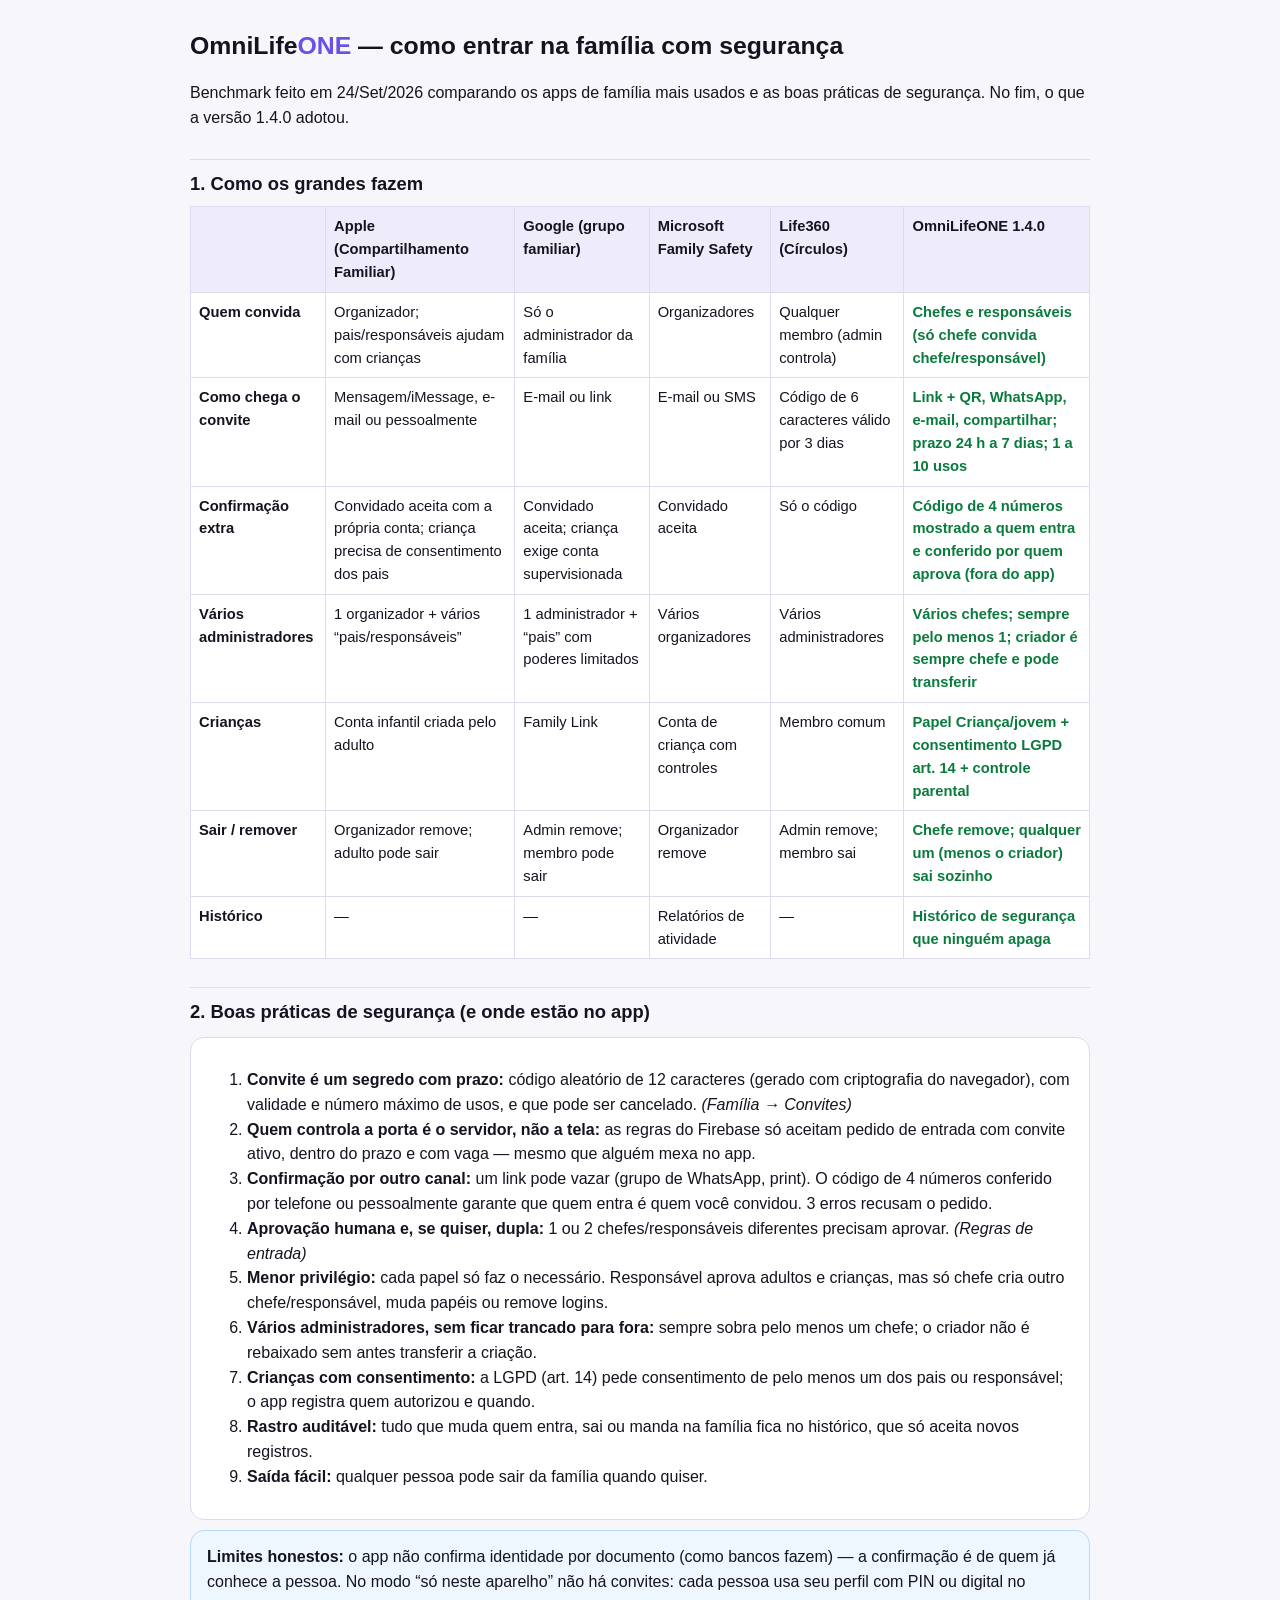
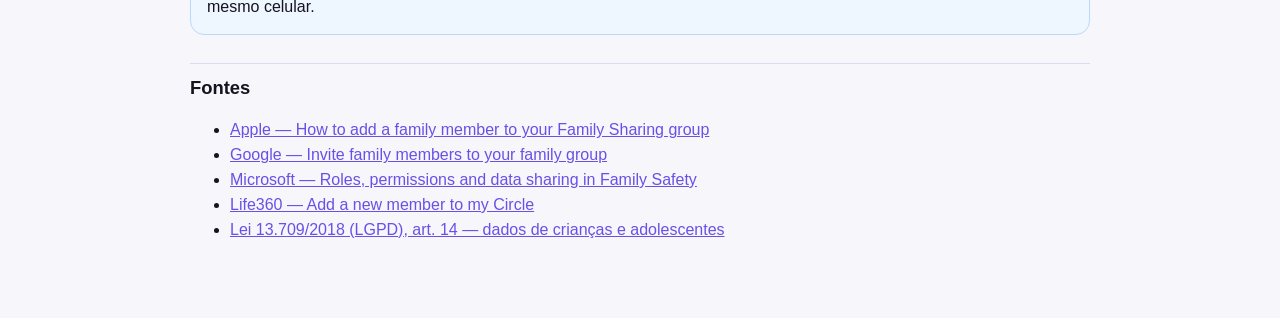
<file: BENCHMARK-ONBOARDING-OmniLifeONE.html>
<!DOCTYPE html>
<html lang="pt-BR"><head><meta charset="utf-8"><meta name="viewport" content="width=device-width,initial-scale=1">
<title>OmniLifeONE — Benchmark de entrada na família</title>
<style>
body{font-family:-apple-system,Segoe UI,Roboto,Arial,sans-serif;background:#f6f6fb;color:#15131f;margin:0;line-height:1.55}
.w{max-width:900px;margin:0 auto;padding:22px 16px 60px}
h1{font-size:1.55rem;margin:.2em 0}h1 b{color:#6a50e6}
h2{font-size:1.15rem;margin:28px 0 8px;padding-top:10px;border-top:1px solid #dedbee}
.card{background:#fff;border:1px solid #dedbee;border-radius:14px;padding:14px 16px;margin:10px 0}
.tip{background:#eef6ff;border-color:#b9d8ff}
.tw{overflow-x:auto}table{border-collapse:collapse;width:100%;min-width:640px;background:#fff;font-size:.92rem}
th,td{border:1px solid #dedbee;padding:8px;text-align:left;vertical-align:top}th{background:#eeebfa}
td.y{color:#0a7a3d;font-weight:600}a{color:#6a50e6}
</style></head><body><div class="w">
<h1>OmniLife<b>ONE</b> — como entrar na família com segurança</h1>
<p>Benchmark feito em 24/Set/2026 comparando os apps de família mais usados e as boas práticas de segurança. No fim, o que a versão 1.4.0 adotou.</p>

<h2>1. Como os grandes fazem</h2>
<div class="tw"><table>
<tr><th></th><th>Apple (Compartilhamento Familiar)</th><th>Google (grupo familiar)</th><th>Microsoft Family Safety</th><th>Life360 (Círculos)</th><th>OmniLifeONE 1.4.0</th></tr>
<tr><td><b>Quem convida</b></td><td>Organizador; pais/responsáveis ajudam com crianças</td><td>Só o administrador da família</td><td>Organizadores</td><td>Qualquer membro (admin controla)</td><td class="y">Chefes e responsáveis (só chefe convida chefe/responsável)</td></tr>
<tr><td><b>Como chega o convite</b></td><td>Mensagem/iMessage, e-mail ou pessoalmente</td><td>E-mail ou link</td><td>E-mail ou SMS</td><td>Código de 6 caracteres válido por 3 dias</td><td class="y">Link + QR, WhatsApp, e-mail, compartilhar; prazo 24 h a 7 dias; 1 a 10 usos</td></tr>
<tr><td><b>Confirmação extra</b></td><td>Convidado aceita com a própria conta; criança precisa de consentimento dos pais</td><td>Convidado aceita; criança exige conta supervisionada</td><td>Convidado aceita</td><td>Só o código</td><td class="y">Código de 4 números mostrado a quem entra e conferido por quem aprova (fora do app)</td></tr>
<tr><td><b>Vários administradores</b></td><td>1 organizador + vários “pais/responsáveis”</td><td>1 administrador + “pais” com poderes limitados</td><td>Vários organizadores</td><td>Vários administradores</td><td class="y">Vários chefes; sempre pelo menos 1; criador é sempre chefe e pode transferir</td></tr>
<tr><td><b>Crianças</b></td><td>Conta infantil criada pelo adulto</td><td>Family Link</td><td>Conta de criança com controles</td><td>Membro comum</td><td class="y">Papel Criança/jovem + consentimento LGPD art. 14 + controle parental</td></tr>
<tr><td><b>Sair / remover</b></td><td>Organizador remove; adulto pode sair</td><td>Admin remove; membro pode sair</td><td>Organizador remove</td><td>Admin remove; membro sai</td><td class="y">Chefe remove; qualquer um (menos o criador) sai sozinho</td></tr>
<tr><td><b>Histórico</b></td><td>—</td><td>—</td><td>Relatórios de atividade</td><td>—</td><td class="y">Histórico de segurança que ninguém apaga</td></tr>
</table></div>

<h2>2. Boas práticas de segurança (e onde estão no app)</h2>
<div class="card"><ol>
<li><b>Convite é um segredo com prazo:</b> código aleatório de 12 caracteres (gerado com criptografia do navegador), com validade e número máximo de usos, e que pode ser cancelado. <i>(Família → Convites)</i></li>
<li><b>Quem controla a porta é o servidor, não a tela:</b> as regras do Firebase só aceitam pedido de entrada com convite ativo, dentro do prazo e com vaga — mesmo que alguém mexa no app.</li>
<li><b>Confirmação por outro canal:</b> um link pode vazar (grupo de WhatsApp, print). O código de 4 números conferido por telefone ou pessoalmente garante que quem entra é quem você convidou. 3 erros recusam o pedido.</li>
<li><b>Aprovação humana e, se quiser, dupla:</b> 1 ou 2 chefes/responsáveis diferentes precisam aprovar. <i>(Regras de entrada)</i></li>
<li><b>Menor privilégio:</b> cada papel só faz o necessário. Responsável aprova adultos e crianças, mas só chefe cria outro chefe/responsável, muda papéis ou remove logins.</li>
<li><b>Vários administradores, sem ficar trancado para fora:</b> sempre sobra pelo menos um chefe; o criador não é rebaixado sem antes transferir a criação.</li>
<li><b>Crianças com consentimento:</b> a LGPD (art. 14) pede consentimento de pelo menos um dos pais ou responsável; o app registra quem autorizou e quando.</li>
<li><b>Rastro auditável:</b> tudo que muda quem entra, sai ou manda na família fica no histórico, que só aceita novos registros.</li>
<li><b>Saída fácil:</b> qualquer pessoa pode sair da família quando quiser.</li>
</ol></div>

<div class="card tip"><b>Limites honestos:</b> o app não confirma identidade por documento (como bancos fazem) — a confirmação é de quem já conhece a pessoa. No modo “só neste aparelho” não há convites: cada pessoa usa seu perfil com PIN ou digital no mesmo celular.</div>

<h2>Fontes</h2>
<ul>
<li><a href="https://support.apple.com/en-us/105062">Apple — How to add a family member to your Family Sharing group</a></li>
<li><a href="https://support.google.com/families/answer/6317858?hl=en">Google — Invite family members to your family group</a></li>
<li><a href="https://support.microsoft.com/en-us/family-safety/roles-permissions-and-data-sharing-in-family-safety">Microsoft — Roles, permissions and data sharing in Family Safety</a></li>
<li><a href="https://support.life360.com/hc/en-us/articles/23053409850647-Add-a-New-Member-to-My-Circle">Life360 — Add a new member to my Circle</a></li>
<li><a href="https://www.planalto.gov.br/ccivil_03/_ato2015-2018/2018/lei/l13709.htm">Lei 13.709/2018 (LGPD), art. 14 — dados de crianças e adolescentes</a></li>
</ul>
</div></body></html>
</file>
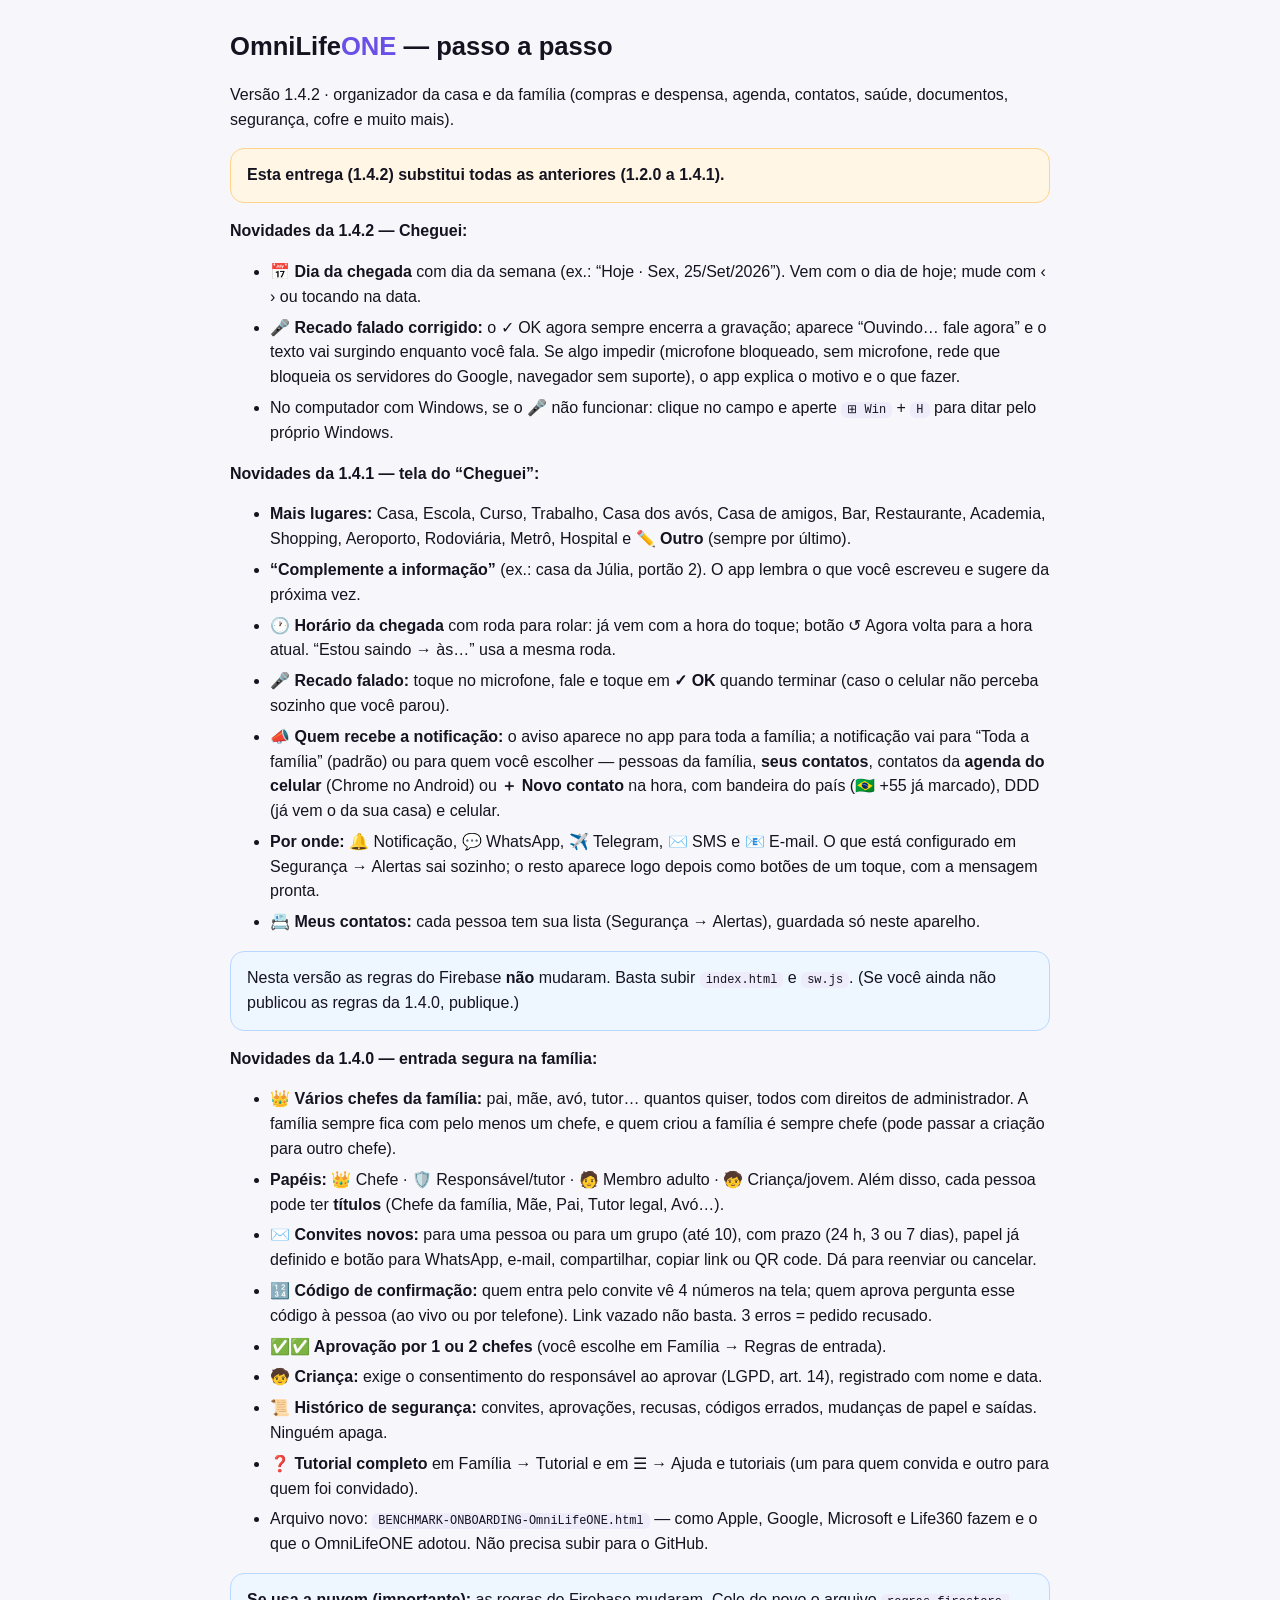
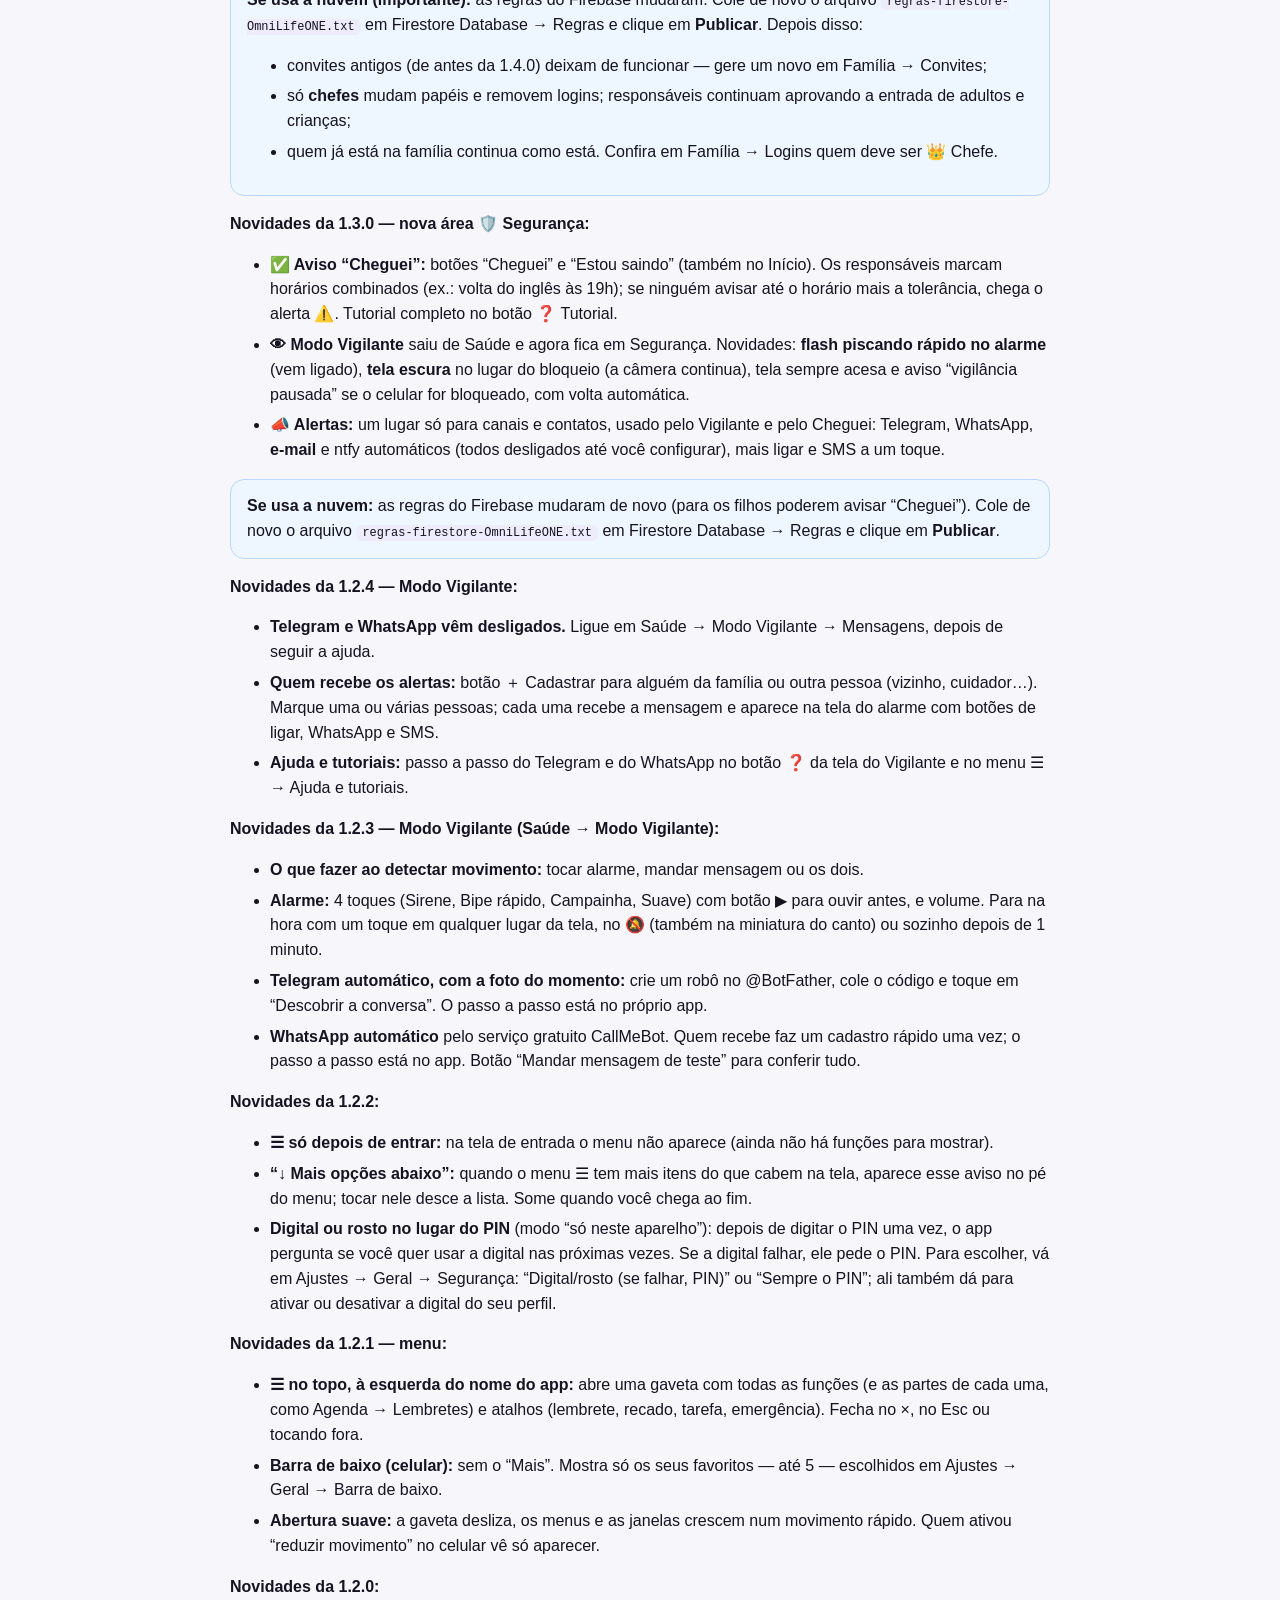
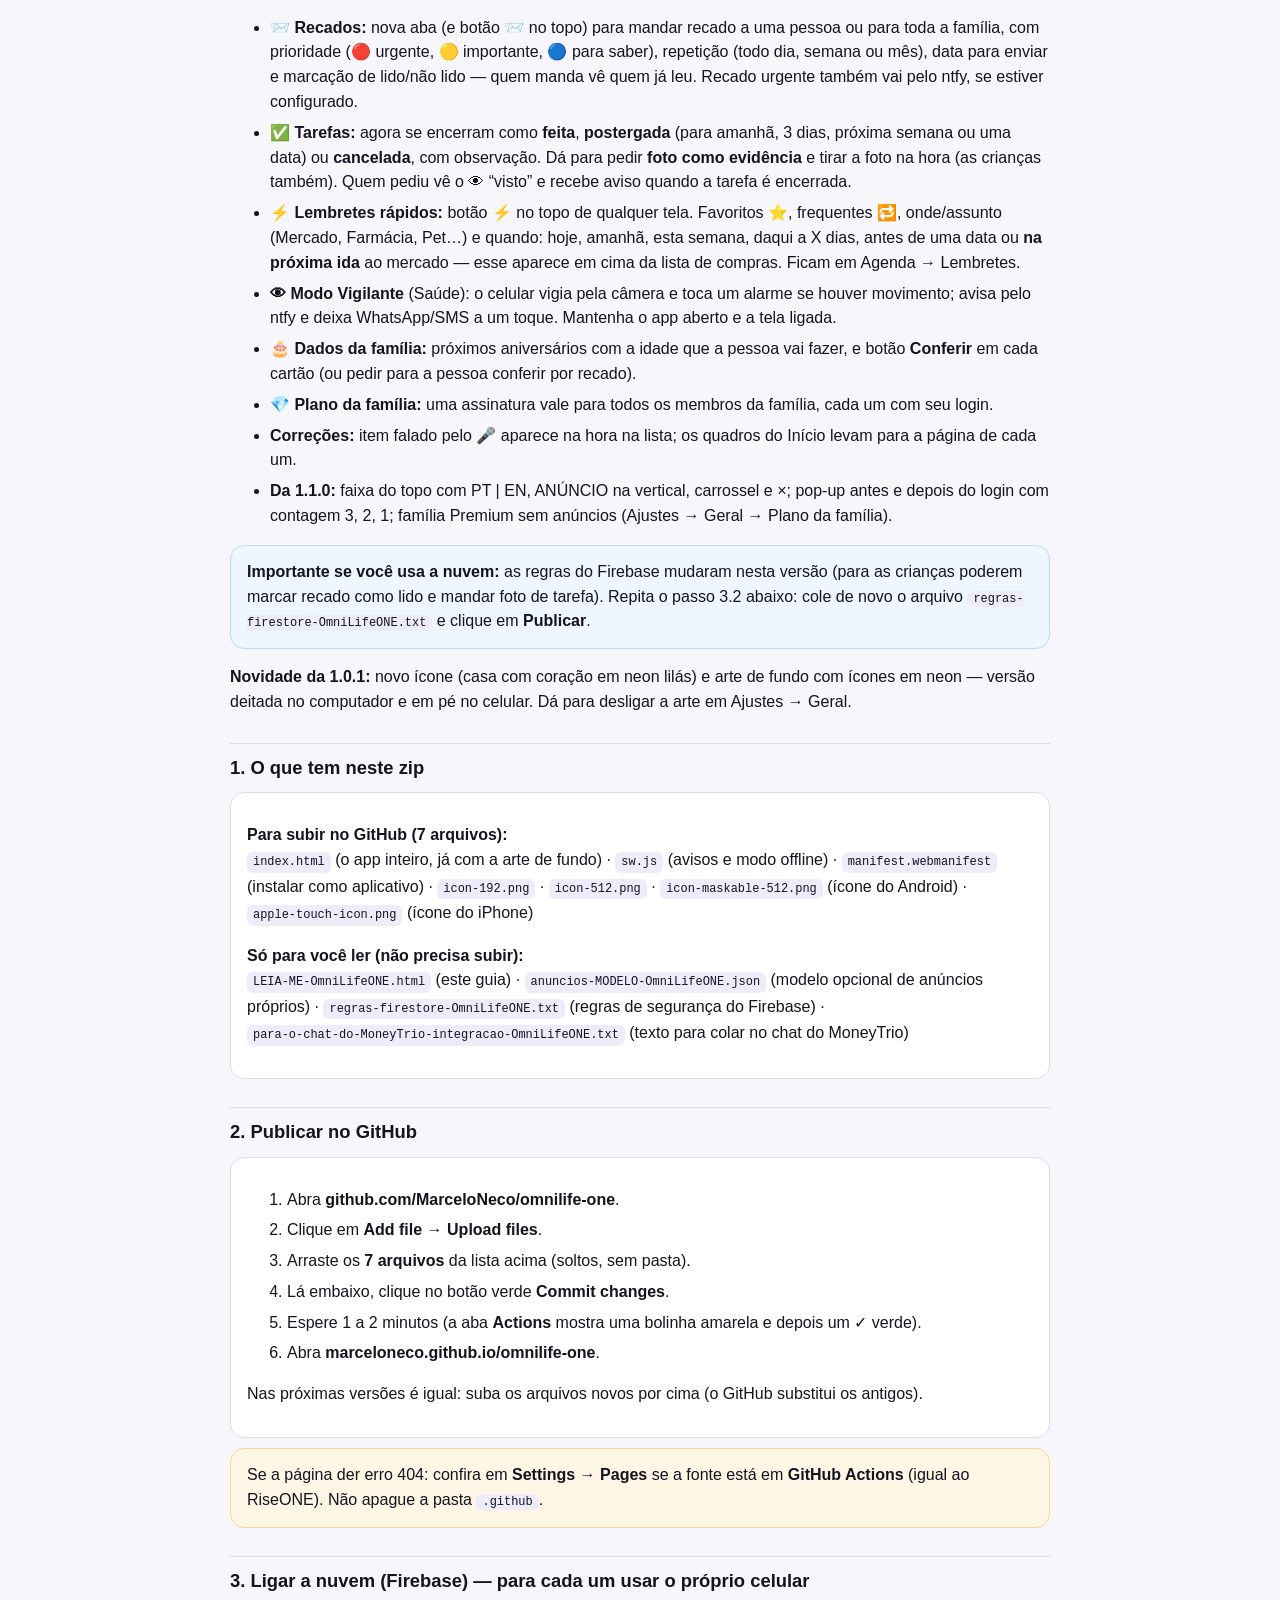
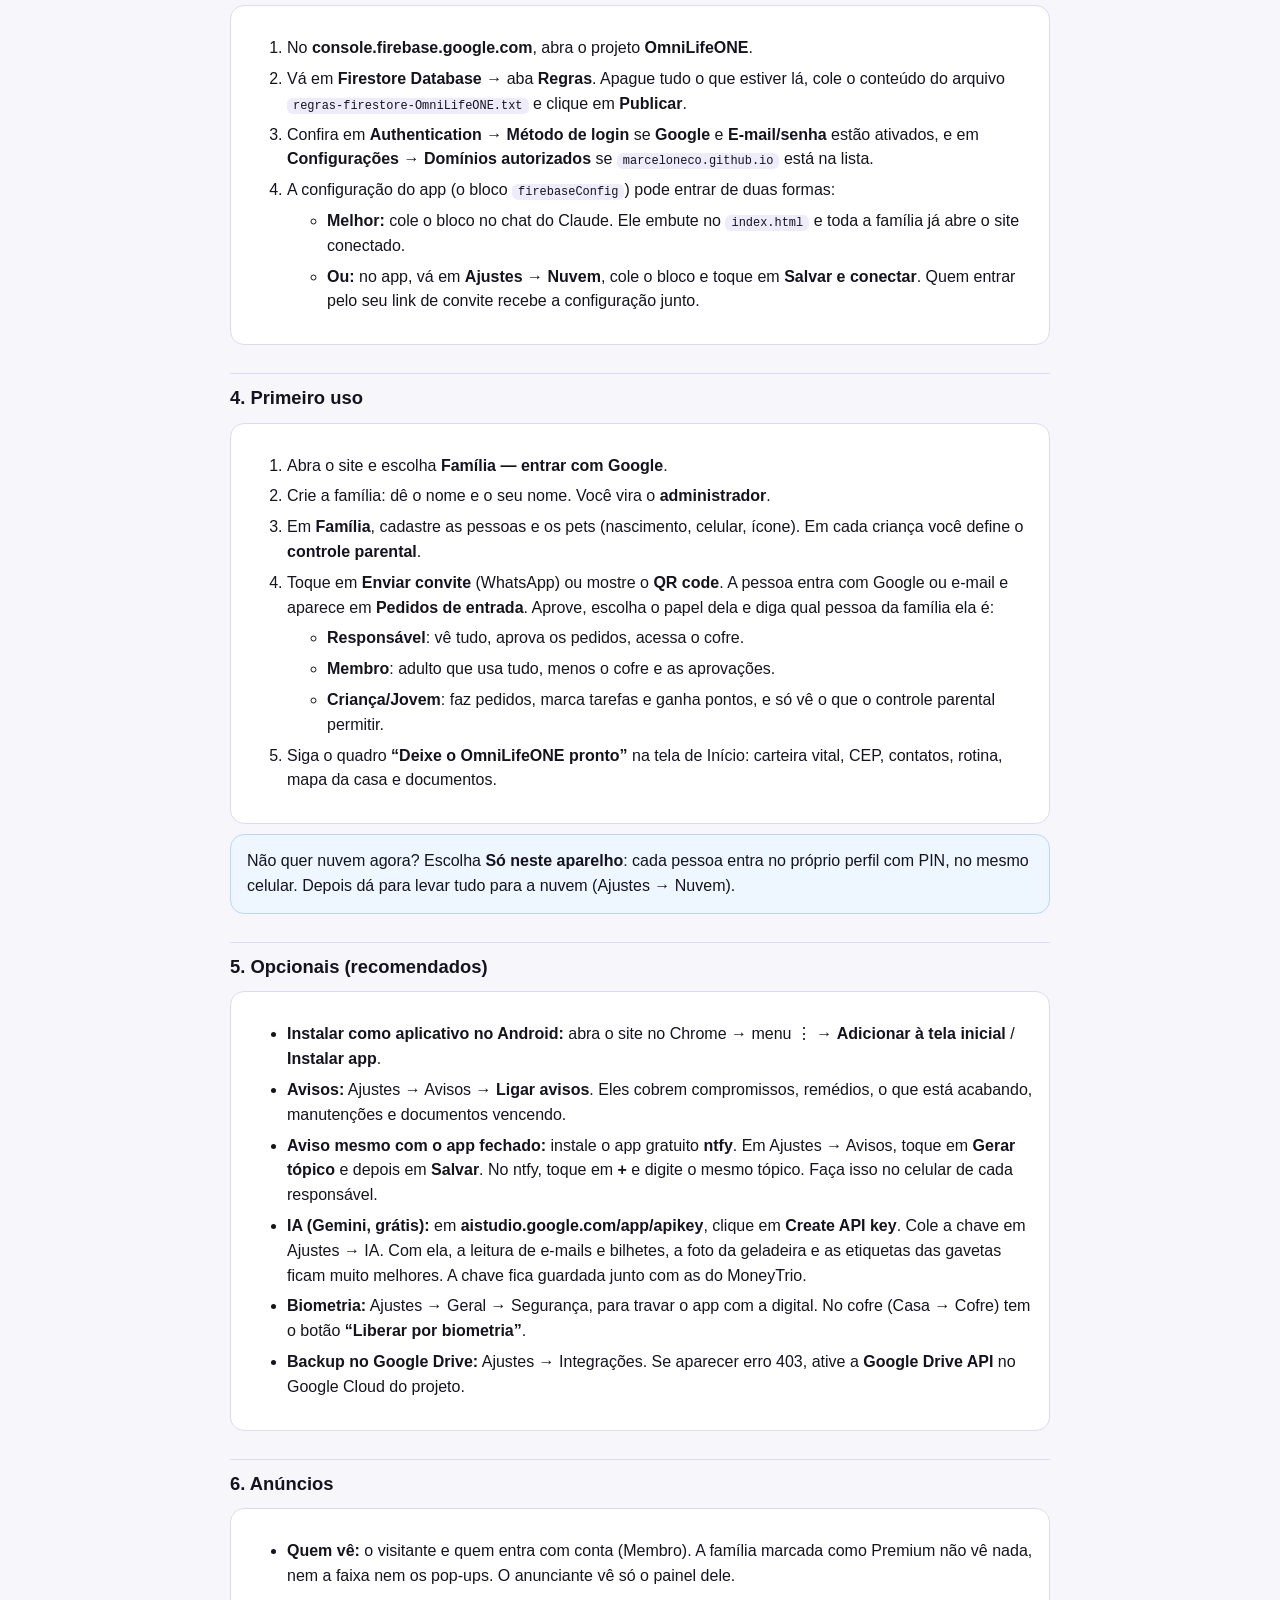
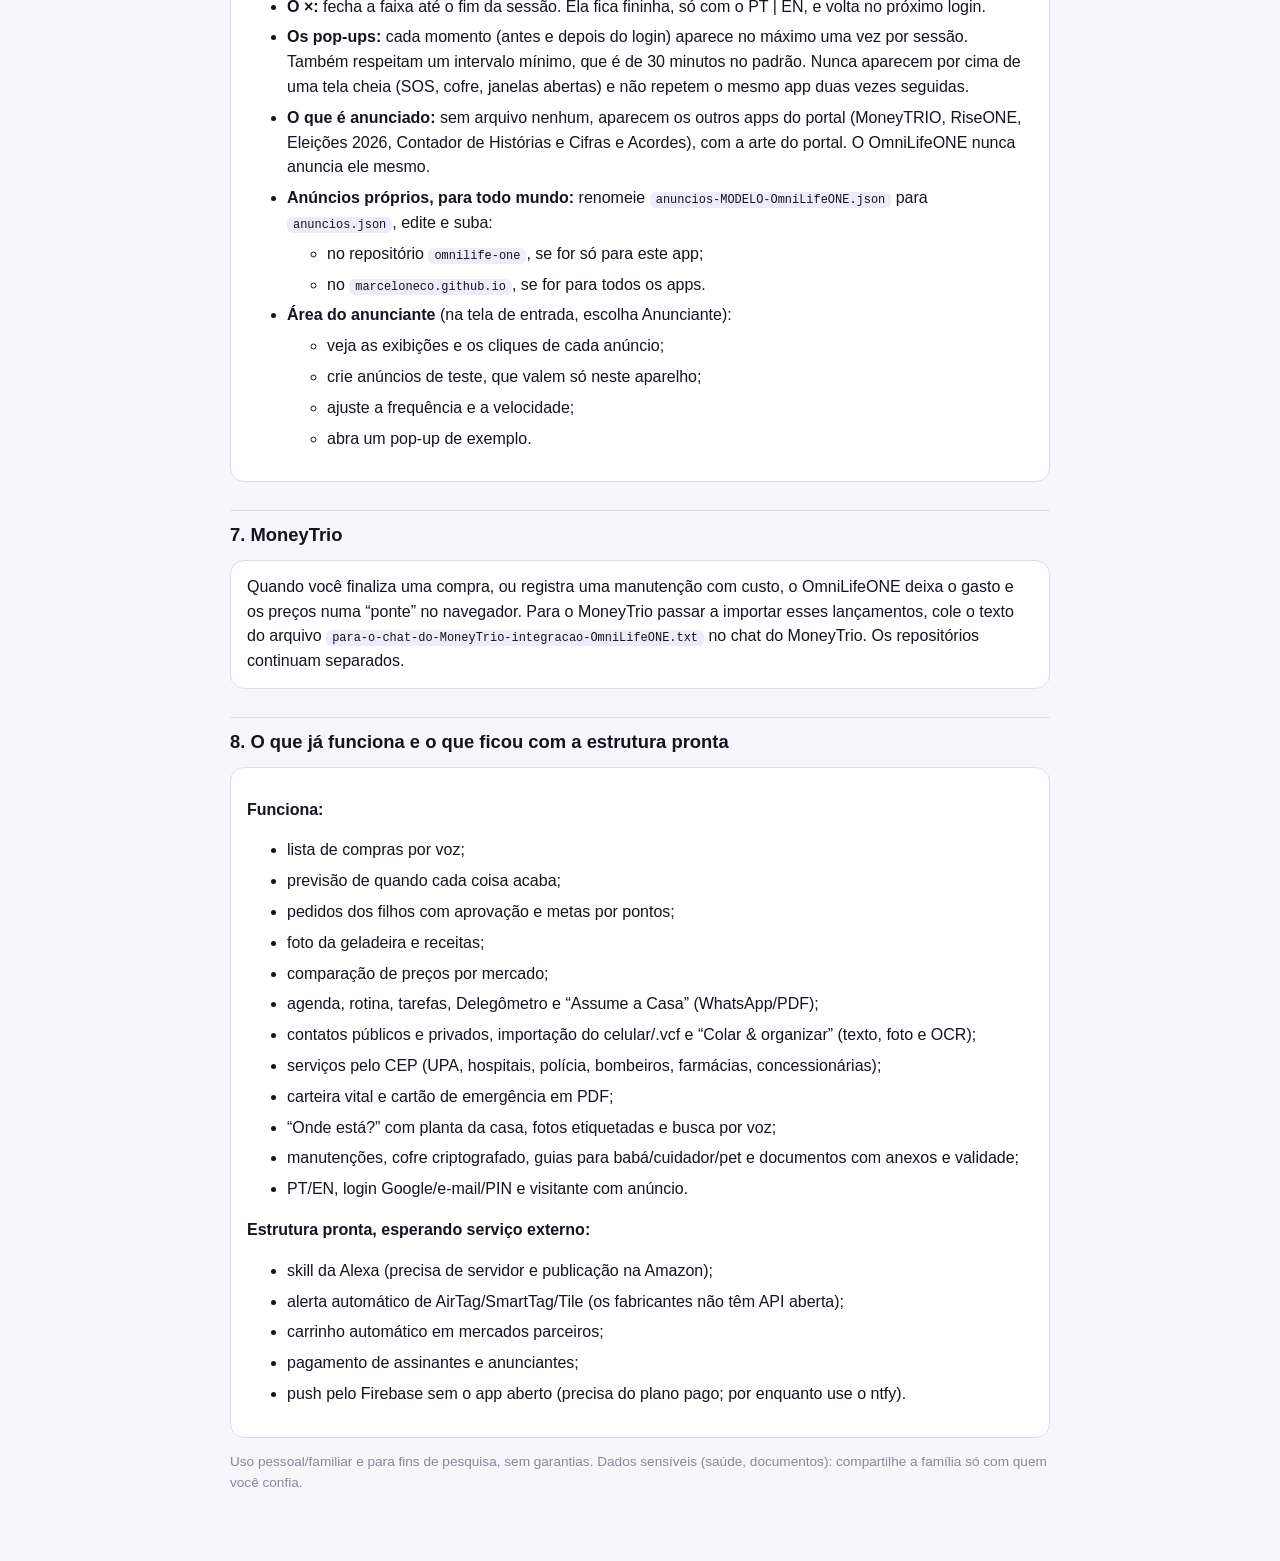
<file: LEIA-ME-OmniLifeONE.html>
<!DOCTYPE html>
<html lang="pt-BR"><head><meta charset="utf-8"><meta name="viewport" content="width=device-width,initial-scale=1">
<title>OmniLifeONE — Leia-me</title>
<style>
body{font-family:-apple-system,Segoe UI,Roboto,Arial,sans-serif;background:#f6f6fb;color:#15131f;margin:0;line-height:1.55}
.w{max-width:820px;margin:0 auto;padding:22px 16px 60px}
h1{font-size:1.6rem;margin:.2em 0}h1 b{color:#6a50e6}
h2{font-size:1.15rem;margin:28px 0 8px;padding-top:10px;border-top:1px solid #dedbee}
.card{background:#fff;border:1px solid #dedbee;border-radius:14px;padding:14px 16px;margin:10px 0}
.tip{background:#eef6ff;border-color:#b9d8ff}.warn{background:#fff6e5;border-color:#ffd48a}
ol li,ul li{margin:6px 0}code,kbd{background:#eeebfa;border-radius:6px;padding:1px 6px;font-size:.92em}
.files code{display:inline-block;margin:2px 0}
</style></head><body><div class="w">
<h1>OmniLife<b>ONE</b> — passo a passo</h1>
<p>Versão 1.4.2 · organizador da casa e da família (compras e despensa, agenda, contatos, saúde, documentos, segurança, cofre e muito mais).</p>
<div class="card warn"><b>Esta entrega (1.4.2) substitui todas as anteriores (1.2.0 a 1.4.1).</b></div>
<p><b>Novidades da 1.4.2 — Cheguei:</b></p>
<ul>
<li><b>📅 Dia da chegada</b> com dia da semana (ex.: “Hoje · Sex, 25/Set/2026”). Vem com o dia de hoje; mude com ‹ › ou tocando na data.</li>
<li><b>🎤 Recado falado corrigido:</b> o ✓ OK agora sempre encerra a gravação; aparece “Ouvindo… fale agora” e o texto vai surgindo enquanto você fala. Se algo impedir (microfone bloqueado, sem microfone, rede que bloqueia os servidores do Google, navegador sem suporte), o app explica o motivo e o que fazer.</li>
<li>No computador com Windows, se o 🎤 não funcionar: clique no campo e aperte <kbd>⊞ Win</kbd> + <kbd>H</kbd> para ditar pelo próprio Windows.</li>
</ul>
<p><b>Novidades da 1.4.1 — tela do “Cheguei”:</b></p>
<ul>
<li><b>Mais lugares:</b> Casa, Escola, Curso, Trabalho, Casa dos avós, Casa de amigos, Bar, Restaurante, Academia, Shopping, Aeroporto, Rodoviária, Metrô, Hospital e <b>✏️ Outro</b> (sempre por último).</li>
<li><b>“Complemente a informação”</b> (ex.: casa da Júlia, portão 2). O app lembra o que você escreveu e sugere da próxima vez.</li>
<li><b>🕐 Horário da chegada</b> com roda para rolar: já vem com a hora do toque; botão ↺ Agora volta para a hora atual. “Estou saindo → às…” usa a mesma roda.</li>
<li><b>🎤 Recado falado:</b> toque no microfone, fale e toque em <b>✓ OK</b> quando terminar (caso o celular não perceba sozinho que você parou).</li>
<li><b>📣 Quem recebe a notificação:</b> o aviso aparece no app para toda a família; a notificação vai para “Toda a família” (padrão) ou para quem você escolher — pessoas da família, <b>seus contatos</b>, contatos da <b>agenda do celular</b> (Chrome no Android) ou <b>＋ Novo contato</b> na hora, com bandeira do país (🇧🇷 +55 já marcado), DDD (já vem o da sua casa) e celular.</li>
<li><b>Por onde:</b> 🔔 Notificação, 💬 WhatsApp, ✈️ Telegram, ✉️ SMS e 📧 E-mail. O que está configurado em Segurança → Alertas sai sozinho; o resto aparece logo depois como botões de um toque, com a mensagem pronta.</li>
<li><b>📇 Meus contatos:</b> cada pessoa tem sua lista (Segurança → Alertas), guardada só neste aparelho.</li>
</ul>
<div class="card tip">Nesta versão as regras do Firebase <b>não</b> mudaram. Basta subir <code>index.html</code> e <code>sw.js</code>. (Se você ainda não publicou as regras da 1.4.0, publique.)</div>
<p><b>Novidades da 1.4.0 — entrada segura na família:</b></p>
<ul>
<li><b>👑 Vários chefes da família:</b> pai, mãe, avó, tutor… quantos quiser, todos com direitos de administrador. A família sempre fica com pelo menos um chefe, e quem criou a família é sempre chefe (pode passar a criação para outro chefe).</li>
<li><b>Papéis:</b> 👑 Chefe · 🛡️ Responsável/tutor · 🧑 Membro adulto · 🧒 Criança/jovem. Além disso, cada pessoa pode ter <b>títulos</b> (Chefe da família, Mãe, Pai, Tutor legal, Avó…).</li>
<li><b>✉️ Convites novos:</b> para uma pessoa ou para um grupo (até 10), com prazo (24 h, 3 ou 7 dias), papel já definido e botão para WhatsApp, e-mail, compartilhar, copiar link ou QR code. Dá para reenviar ou cancelar.</li>
<li><b>🔢 Código de confirmação:</b> quem entra pelo convite vê 4 números na tela; quem aprova pergunta esse código à pessoa (ao vivo ou por telefone). Link vazado não basta. 3 erros = pedido recusado.</li>
<li><b>✅✅ Aprovação por 1 ou 2 chefes</b> (você escolhe em Família → Regras de entrada).</li>
<li><b>🧒 Criança:</b> exige o consentimento do responsável ao aprovar (LGPD, art. 14), registrado com nome e data.</li>
<li><b>📜 Histórico de segurança:</b> convites, aprovações, recusas, códigos errados, mudanças de papel e saídas. Ninguém apaga.</li>
<li><b>❓ Tutorial completo</b> em Família → Tutorial e em ☰ → Ajuda e tutoriais (um para quem convida e outro para quem foi convidado).</li>
<li>Arquivo novo: <code>BENCHMARK-ONBOARDING-OmniLifeONE.html</code> — como Apple, Google, Microsoft e Life360 fazem e o que o OmniLifeONE adotou. Não precisa subir para o GitHub.</li>
</ul>
<div class="card tip"><b>Se usa a nuvem (importante):</b> as regras do Firebase mudaram. Cole de novo o arquivo <code>regras-firestore-OmniLifeONE.txt</code> em Firestore Database → Regras e clique em <b>Publicar</b>. Depois disso:
<ul><li>convites antigos (de antes da 1.4.0) deixam de funcionar — gere um novo em Família → Convites;</li>
<li>só <b>chefes</b> mudam papéis e removem logins; responsáveis continuam aprovando a entrada de adultos e crianças;</li>
<li>quem já está na família continua como está. Confira em Família → Logins quem deve ser 👑 Chefe.</li></ul></div>
<p><b>Novidades da 1.3.0 — nova área 🛡️ Segurança:</b></p>
<ul>
<li><b>✅ Aviso “Cheguei”:</b> botões “Cheguei” e “Estou saindo” (também no Início). Os responsáveis marcam horários combinados (ex.: volta do inglês às 19h); se ninguém avisar até o horário mais a tolerância, chega o alerta ⚠️. Tutorial completo no botão ❓ Tutorial.</li>
<li><b>👁 Modo Vigilante</b> saiu de Saúde e agora fica em Segurança. Novidades: <b>flash piscando rápido no alarme</b> (vem ligado), <b>tela escura</b> no lugar do bloqueio (a câmera continua), tela sempre acesa e aviso “vigilância pausada” se o celular for bloqueado, com volta automática.</li>
<li><b>📣 Alertas:</b> um lugar só para canais e contatos, usado pelo Vigilante e pelo Cheguei: Telegram, WhatsApp, <b>e-mail</b> e ntfy automáticos (todos desligados até você configurar), mais ligar e SMS a um toque.</li>
</ul>
<div class="card tip"><b>Se usa a nuvem:</b> as regras do Firebase mudaram de novo (para os filhos poderem avisar “Cheguei”). Cole de novo o arquivo <code>regras-firestore-OmniLifeONE.txt</code> em Firestore Database → Regras e clique em <b>Publicar</b>.</div>
<p><b>Novidades da 1.2.4 — Modo Vigilante:</b></p>
<ul>
<li><b>Telegram e WhatsApp vêm desligados.</b> Ligue em Saúde → Modo Vigilante → Mensagens, depois de seguir a ajuda.</li>
<li><b>Quem recebe os alertas:</b> botão ＋ Cadastrar para alguém da família ou outra pessoa (vizinho, cuidador…). Marque uma ou várias pessoas; cada uma recebe a mensagem e aparece na tela do alarme com botões de ligar, WhatsApp e SMS.</li>
<li><b>Ajuda e tutoriais:</b> passo a passo do Telegram e do WhatsApp no botão ❓ da tela do Vigilante e no menu ☰ → Ajuda e tutoriais.</li>
</ul>
<p><b>Novidades da 1.2.3 — Modo Vigilante (Saúde → Modo Vigilante):</b></p>
<ul>
<li><b>O que fazer ao detectar movimento:</b> tocar alarme, mandar mensagem ou os dois.</li>
<li><b>Alarme:</b> 4 toques (Sirene, Bipe rápido, Campainha, Suave) com botão ▶ para ouvir antes, e volume. Para na hora com um toque em qualquer lugar da tela, no 🔕 (também na miniatura do canto) ou sozinho depois de 1 minuto.</li>
<li><b>Telegram automático, com a foto do momento:</b> crie um robô no @BotFather, cole o código e toque em “Descobrir a conversa”. O passo a passo está no próprio app.</li>
<li><b>WhatsApp automático</b> pelo serviço gratuito CallMeBot. Quem recebe faz um cadastro rápido uma vez; o passo a passo está no app. Botão “Mandar mensagem de teste” para conferir tudo.</li>
</ul>
<p><b>Novidades da 1.2.2:</b></p>
<ul>
<li><b>☰ só depois de entrar:</b> na tela de entrada o menu não aparece (ainda não há funções para mostrar).</li>
<li><b>“↓ Mais opções abaixo”:</b> quando o menu ☰ tem mais itens do que cabem na tela, aparece esse aviso no pé do menu; tocar nele desce a lista. Some quando você chega ao fim.</li>
<li><b>Digital ou rosto no lugar do PIN</b> (modo “só neste aparelho”): depois de digitar o PIN uma vez, o app pergunta se você quer usar a digital nas próximas vezes. Se a digital falhar, ele pede o PIN. Para escolher, vá em Ajustes → Geral → Segurança: “Digital/rosto (se falhar, PIN)” ou “Sempre o PIN”; ali também dá para ativar ou desativar a digital do seu perfil.</li>
</ul>
<p><b>Novidades da 1.2.1 — menu:</b></p>
<ul>
<li><b>☰ no topo, à esquerda do nome do app:</b> abre uma gaveta com todas as funções (e as partes de cada uma, como Agenda → Lembretes) e atalhos (lembrete, recado, tarefa, emergência). Fecha no ×, no Esc ou tocando fora.</li>
<li><b>Barra de baixo (celular):</b> sem o “Mais”. Mostra só os seus favoritos — até 5 — escolhidos em Ajustes → Geral → Barra de baixo.</li>
<li><b>Abertura suave:</b> a gaveta desliza, os menus e as janelas crescem num movimento rápido. Quem ativou “reduzir movimento” no celular vê só aparecer.</li>
</ul>
<p><b>Novidades da 1.2.0:</b></p>
<ul>
<li><b>📨 Recados:</b> nova aba (e botão 📨 no topo) para mandar recado a uma pessoa ou para toda a família, com prioridade (🔴 urgente, 🟡 importante, 🔵 para saber), repetição (todo dia, semana ou mês), data para enviar e marcação de lido/não lido — quem manda vê quem já leu. Recado urgente também vai pelo ntfy, se estiver configurado.</li>
<li><b>✅ Tarefas:</b> agora se encerram como <b>feita</b>, <b>postergada</b> (para amanhã, 3 dias, próxima semana ou uma data) ou <b>cancelada</b>, com observação. Dá para pedir <b>foto como evidência</b> e tirar a foto na hora (as crianças também). Quem pediu vê o 👁 “visto” e recebe aviso quando a tarefa é encerrada.</li>
<li><b>⚡ Lembretes rápidos:</b> botão ⚡ no topo de qualquer tela. Favoritos ⭐, frequentes 🔁, onde/assunto (Mercado, Farmácia, Pet…) e quando: hoje, amanhã, esta semana, daqui a X dias, antes de uma data ou <b>na próxima ida</b> ao mercado — esse aparece em cima da lista de compras. Ficam em Agenda → Lembretes.</li>
<li><b>👁 Modo Vigilante</b> (Saúde): o celular vigia pela câmera e toca um alarme se houver movimento; avisa pelo ntfy e deixa WhatsApp/SMS a um toque. Mantenha o app aberto e a tela ligada.</li>
<li><b>🎂 Dados da família:</b> próximos aniversários com a idade que a pessoa vai fazer, e botão <b>Conferir</b> em cada cartão (ou pedir para a pessoa conferir por recado).</li>
<li><b>💎 Plano da família:</b> uma assinatura vale para todos os membros da família, cada um com seu login.</li>
<li><b>Correções:</b> item falado pelo 🎤 aparece na hora na lista; os quadros do Início levam para a página de cada um.</li>
<li><b>Da 1.1.0:</b> faixa do topo com PT | EN, ANÚNCIO na vertical, carrossel e ×; pop-up antes e depois do login com contagem 3, 2, 1; família Premium sem anúncios (Ajustes → Geral → Plano da família).</li>
</ul>
<div class="card tip"><b>Importante se você usa a nuvem:</b> as regras do Firebase mudaram nesta versão (para as crianças poderem marcar recado como lido e mandar foto de tarefa). Repita o passo 3.2 abaixo: cole de novo o arquivo <code>regras-firestore-OmniLifeONE.txt</code> e clique em <b>Publicar</b>.</div>
<p><b>Novidade da 1.0.1:</b> novo ícone (casa com coração em neon lilás) e arte de fundo com ícones em neon — versão deitada no computador e em pé no celular. Dá para desligar a arte em Ajustes → Geral.</p>

<h2>1. O que tem neste zip</h2>
<div class="card files">
<p><b>Para subir no GitHub (7 arquivos):</b><br>
<code>index.html</code> (o app inteiro, já com a arte de fundo) · <code>sw.js</code> (avisos e modo offline) · <code>manifest.webmanifest</code> (instalar como aplicativo) · <code>icon-192.png</code> · <code>icon-512.png</code> · <code>icon-maskable-512.png</code> (ícone do Android) · <code>apple-touch-icon.png</code> (ícone do iPhone)</p>
<p><b>Só para você ler (não precisa subir):</b><br>
<code>LEIA-ME-OmniLifeONE.html</code> (este guia) · <code>anuncios-MODELO-OmniLifeONE.json</code> (modelo opcional de anúncios próprios) · <code>regras-firestore-OmniLifeONE.txt</code> (regras de segurança do Firebase) · <code>para-o-chat-do-MoneyTrio-integracao-OmniLifeONE.txt</code> (texto para colar no chat do MoneyTrio)</p>
</div>

<h2>2. Publicar no GitHub</h2>
<div class="card"><ol>
<li>Abra <b>github.com/MarceloNeco/omnilife-one</b>.</li>
<li>Clique em <b>Add file</b> → <b>Upload files</b>.</li>
<li>Arraste os <b>7 arquivos</b> da lista acima (soltos, sem pasta).</li>
<li>Lá embaixo, clique no botão verde <b>Commit changes</b>.</li>
<li>Espere 1 a 2 minutos (a aba <b>Actions</b> mostra uma bolinha amarela e depois um ✓ verde).</li>
<li>Abra <b>marceloneco.github.io/omnilife-one</b>.</li>
</ol>
<p>Nas próximas versões é igual: suba os arquivos novos por cima (o GitHub substitui os antigos).</p></div>
<div class="card warn">Se a página der erro 404: confira em <b>Settings → Pages</b> se a fonte está em <b>GitHub Actions</b> (igual ao RiseONE). Não apague a pasta <code>.github</code>.</div>

<h2>3. Ligar a nuvem (Firebase) — para cada um usar o próprio celular</h2>
<div class="card"><ol>
<li>No <b>console.firebase.google.com</b>, abra o projeto <b>OmniLifeONE</b>.</li>
<li>Vá em <b>Firestore Database</b> → aba <b>Regras</b>. Apague tudo o que estiver lá, cole o conteúdo do arquivo <code>regras-firestore-OmniLifeONE.txt</code> e clique em <b>Publicar</b>.</li>
<li>Confira em <b>Authentication</b> → <b>Método de login</b> se <b>Google</b> e <b>E-mail/senha</b> estão ativados, e em <b>Configurações</b> → <b>Domínios autorizados</b> se <code>marceloneco.github.io</code> está na lista.</li>
<li>A configuração do app (o bloco <code>firebaseConfig</code>) pode entrar de duas formas:
<ul><li><b>Melhor:</b> cole o bloco no chat do Claude. Ele embute no <code>index.html</code> e toda a família já abre o site conectado.</li>
<li><b>Ou:</b> no app, vá em <b>Ajustes → Nuvem</b>, cole o bloco e toque em <b>Salvar e conectar</b>. Quem entrar pelo seu link de convite recebe a configuração junto.</li></ul></li>
</ol></div>

<h2>4. Primeiro uso</h2>
<div class="card"><ol>
<li>Abra o site e escolha <b>Família — entrar com Google</b>.</li>
<li>Crie a família: dê o nome e o seu nome. Você vira o <b>administrador</b>.</li>
<li>Em <b>Família</b>, cadastre as pessoas e os pets (nascimento, celular, ícone). Em cada criança você define o <b>controle parental</b>.</li>
<li>Toque em <b>Enviar convite</b> (WhatsApp) ou mostre o <b>QR code</b>. A pessoa entra com Google ou e-mail e aparece em <b>Pedidos de entrada</b>. Aprove, escolha o papel dela e diga qual pessoa da família ela é:
<ul><li><b>Responsável</b>: vê tudo, aprova os pedidos, acessa o cofre.</li>
<li><b>Membro</b>: adulto que usa tudo, menos o cofre e as aprovações.</li>
<li><b>Criança/Jovem</b>: faz pedidos, marca tarefas e ganha pontos, e só vê o que o controle parental permitir.</li></ul></li>
<li>Siga o quadro <b>“Deixe o OmniLifeONE pronto”</b> na tela de Início: carteira vital, CEP, contatos, rotina, mapa da casa e documentos.</li>
</ol></div>
<div class="card tip">Não quer nuvem agora? Escolha <b>Só neste aparelho</b>: cada pessoa entra no próprio perfil com PIN, no mesmo celular. Depois dá para levar tudo para a nuvem (Ajustes → Nuvem).</div>

<h2>5. Opcionais (recomendados)</h2>
<div class="card"><ul>
<li><b>Instalar como aplicativo no Android:</b> abra o site no Chrome → menu ⋮ → <b>Adicionar à tela inicial</b> / <b>Instalar app</b>.</li>
<li><b>Avisos:</b> Ajustes → Avisos → <b>Ligar avisos</b>. Eles cobrem compromissos, remédios, o que está acabando, manutenções e documentos vencendo.</li>
<li><b>Aviso mesmo com o app fechado:</b> instale o app gratuito <b>ntfy</b>. Em Ajustes → Avisos, toque em <b>Gerar tópico</b> e depois em <b>Salvar</b>. No ntfy, toque em <b>+</b> e digite o mesmo tópico. Faça isso no celular de cada responsável.</li>
<li><b>IA (Gemini, grátis):</b> em <b>aistudio.google.com/app/apikey</b>, clique em <b>Create API key</b>. Cole a chave em Ajustes → IA. Com ela, a leitura de e-mails e bilhetes, a foto da geladeira e as etiquetas das gavetas ficam muito melhores. A chave fica guardada junto com as do MoneyTrio.</li>
<li><b>Biometria:</b> Ajustes → Geral → Segurança, para travar o app com a digital. No cofre (Casa → Cofre) tem o botão <b>“Liberar por biometria”</b>.</li>
<li><b>Backup no Google Drive:</b> Ajustes → Integrações. Se aparecer erro 403, ative a <b>Google Drive API</b> no Google Cloud do projeto.</li>
</ul></div>

<h2>6. Anúncios</h2>
<div class="card"><ul>
<li><b>Quem vê:</b> o visitante e quem entra com conta (Membro). A família marcada como Premium não vê nada, nem a faixa nem os pop-ups. O anunciante vê só o painel dele.</li>
<li><b>O ×:</b> fecha a faixa até o fim da sessão. Ela fica fininha, só com o PT | EN, e volta no próximo login.</li>
<li><b>Os pop-ups:</b> cada momento (antes e depois do login) aparece no máximo uma vez por sessão. Também respeitam um intervalo mínimo, que é de 30 minutos no padrão. Nunca aparecem por cima de uma tela cheia (SOS, cofre, janelas abertas) e não repetem o mesmo app duas vezes seguidas.</li>
<li><b>O que é anunciado:</b> sem arquivo nenhum, aparecem os outros apps do portal (MoneyTRIO, RiseONE, Eleições 2026, Contador de Histórias e Cifras e Acordes), com a arte do portal. O OmniLifeONE nunca anuncia ele mesmo.</li>
<li><b>Anúncios próprios, para todo mundo:</b> renomeie <code>anuncios-MODELO-OmniLifeONE.json</code> para <code>anuncios.json</code>, edite e suba:
<ul><li>no repositório <code>omnilife-one</code>, se for só para este app;</li>
<li>no <code>marceloneco.github.io</code>, se for para todos os apps.</li></ul></li>
<li><b>Área do anunciante</b> (na tela de entrada, escolha Anunciante):
<ul><li>veja as exibições e os cliques de cada anúncio;</li>
<li>crie anúncios de teste, que valem só neste aparelho;</li>
<li>ajuste a frequência e a velocidade;</li>
<li>abra um pop-up de exemplo.</li></ul></li>
</ul></div>

<h2>7. MoneyTrio</h2>
<div class="card">Quando você finaliza uma compra, ou registra uma manutenção com custo, o OmniLifeONE deixa o gasto e os preços numa “ponte” no navegador. Para o MoneyTrio passar a importar esses lançamentos, cole o texto do arquivo <code>para-o-chat-do-MoneyTrio-integracao-OmniLifeONE.txt</code> no chat do MoneyTrio. Os repositórios continuam separados.</div>

<h2>8. O que já funciona e o que ficou com a estrutura pronta</h2>
<div class="card"><p><b>Funciona:</b></p>
<ul>
<li>lista de compras por voz;</li>
<li>previsão de quando cada coisa acaba;</li>
<li>pedidos dos filhos com aprovação e metas por pontos;</li>
<li>foto da geladeira e receitas;</li>
<li>comparação de preços por mercado;</li>
<li>agenda, rotina, tarefas, Delegômetro e “Assume a Casa” (WhatsApp/PDF);</li>
<li>contatos públicos e privados, importação do celular/.vcf e “Colar &amp; organizar” (texto, foto e OCR);</li>
<li>serviços pelo CEP (UPA, hospitais, polícia, bombeiros, farmácias, concessionárias);</li>
<li>carteira vital e cartão de emergência em PDF;</li>
<li>“Onde está?” com planta da casa, fotos etiquetadas e busca por voz;</li>
<li>manutenções, cofre criptografado, guias para babá/cuidador/pet e documentos com anexos e validade;</li>
<li>PT/EN, login Google/e-mail/PIN e visitante com anúncio.</li>
</ul>
<p><b>Estrutura pronta, esperando serviço externo:</b></p>
<ul>
<li>skill da Alexa (precisa de servidor e publicação na Amazon);</li>
<li>alerta automático de AirTag/SmartTag/Tile (os fabricantes não têm API aberta);</li>
<li>carrinho automático em mercados parceiros;</li>
<li>pagamento de assinantes e anunciantes;</li>
<li>push pelo Firebase sem o app aberto (precisa do plano pago; por enquanto use o ntfy).</li>
</ul></div>
<p style="color:#8a869c;font-size:.85rem">Uso pessoal/familiar e para fins de pesquisa, sem garantias. Dados sensíveis (saúde, documentos): compartilhe a família só com quem você confia.</p>
</div></body></html>
</file>
